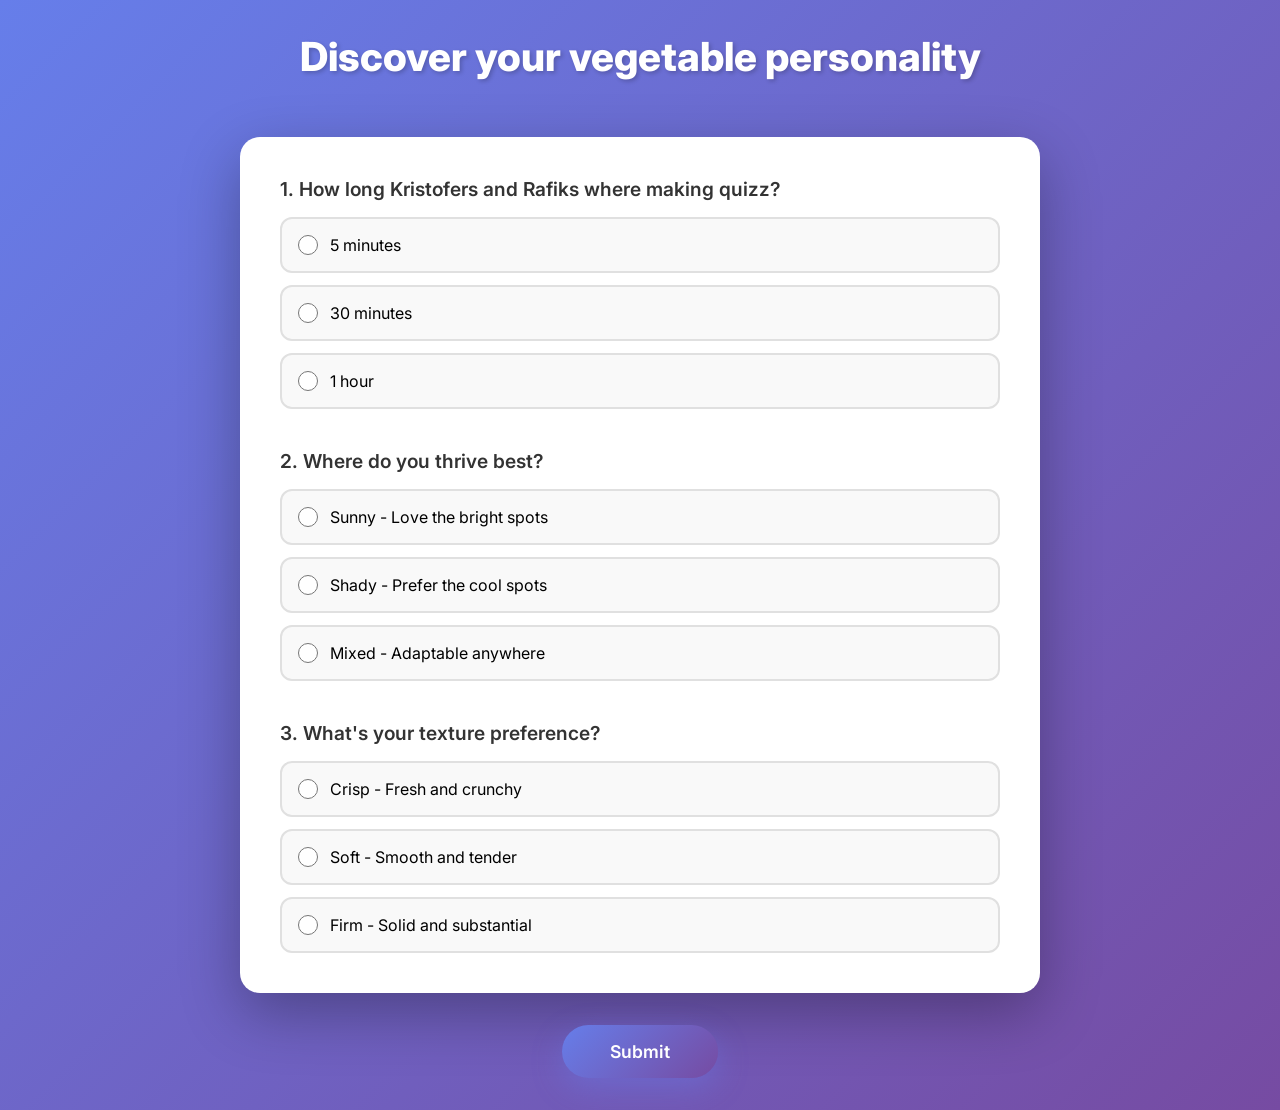
<file: Project 2/index.html>
<!DOCTYPE html>
<html lang="en">

<head>
    <meta charset="UTF-8" />
    <meta name="viewport" content="width=device-width, initial-scale=1.0" />
    <title>Quiz Me If You Can</title>
    <link rel="preconnect" href="https://fonts.googleapis.com" />
    <link href="https://fonts.googleapis.com/css2?family=Inter:wght@400;600;800&display=swap" rel="stylesheet" />
    <link rel="stylesheet" href="styles.css" />
    <script src="main.js" defer></script>
</head>

<body>
    <div class="page">
        <div class="header">
            <h1>Discover your vegetable personality</h1>
        </div>

        <div class="quiz-container">
            <form id="quiz_form">
                <div class="question">
                    <label class="question-label">1. How long Kristofers and Rafiks where making quizz?</label>
                    <div class="radio-group">
                        <label class="radio-option">
                            <input type="radio" name="q1" value="0" required />
                            <span>5 minutes</span>
                        </label>
                        <label class="radio-option">
                            <input type="radio" name="q1" value="0" required />
                            <span>30 minutes</span>
                        </label>
                        <label class="radio-option">
                            <input type="radio" name="q1" value="1" required />
                            <span>1 hour</span>
                        </label>
                    </div>
                </div>

                <div class="question">
                    <label class="question-label">2. Where do you thrive best?</label>
                    <div class="radio-group">
                        <label class="radio-option">
                            <input type="radio" name="q2" value="0" required />
                            <span>Sunny - Love the bright spots</span>
                        </label>
                        <label class="radio-option">
                            <input type="radio" name="q2" value="0" required />
                            <span>Shady - Prefer the cool spots</span>
                        </label>
                        <label class="radio-option">
                            <input type="radio" name="q2" value="1" required />
                            <span>Mixed - Adaptable anywhere</span>
                        </label>
                    </div>
                </div>

                <div class="question">
                    <label class="question-label">3. What's your texture preference?</label>
                    <div class="radio-group">
                        <label class="radio-option">
                            <input type="radio" name="q3" value="0" required />
                            <span>Crisp - Fresh and crunchy</span>
                        </label>
                        <label class="radio-option">
                            <input type="radio" name="q3" value="0" required />
                            <span>Soft - Smooth and tender</span>
                        </label>
                        <label class="radio-option">
                            <input type="radio" name="q3" value="1" required />
                            <span>Firm - Solid and substantial</span>
                        </label>
                    </div>
                </div>
            </form>
        </div>

        <div class="button-container">
            <button id="submit-btn" type="button">Submit</button>
        </div>

        <div class="output" id="result">
            <h2 id="result-text"></h2>
        </div>
    </div>
</body>

</html>
</file>
<file: Project 2/styles.css>
* {
    margin: 0;
    padding: 0;
    box-sizing: border-box;
}

body {
    font-family: 'Inter', sans-serif;
    background: linear-gradient(135deg, #667eea 0%, #764ba2 100%);
    min-height: 100vh;
    padding: 2rem;
    color: #333;
}

.page {
    display: flex;
    flex-direction: column;
    align-items: center;
    justify-content: center;
    max-width: 800px;
    margin: 0 auto;
    gap: 2rem;
}

/* Header styling */
.header {
    text-align: center;
    margin-bottom: 1rem;
}

.header h1 {
    font-size: 2.5rem;
    font-weight: 800;
    color: white;
    text-shadow: 2px 2px 4px rgba(0, 0, 0, 0.2);
    margin-bottom: 0.5rem;
}

/* Quiz container */
.quiz-container {
    background: white;
    border-radius: 20px;
    padding: 2.5rem;
    box-shadow: 0 20px 60px rgba(0, 0, 0, 0.3);
    width: 100%;
}

/* Question styling */
.question {
    margin-bottom: 2.5rem;
}

.question:last-of-type {
    margin-bottom: 0;
}

.question-label {
    display: block;
    font-size: 1.2rem;
    font-weight: 600;
    color: #333;
    margin-bottom: 1rem;
}

/* Radio group styling */
.radio-group {
    display: flex;
    flex-direction: column;
    gap: 0.75rem;
}

.radio-option {
    display: flex;
    align-items: center;
    padding: 1rem;
    border: 2px solid #e0e0e0;
    border-radius: 12px;
    cursor: pointer;
    transition: all 0.3s ease;
    background: #f9f9f9;
}

.radio-option:hover {
    background: #f0f0f0;
    border-color: #667eea;
    transform: translateX(5px);
}

.radio-option input[type="radio"] {
    margin-right: 0.75rem;
    width: 20px;
    height: 20px;
    cursor: pointer;
    accent-color: #667eea;
}

.radio-option input[type="radio"]:checked + span {
    font-weight: 600;
    color: #667eea;
}

.radio-option:has(input[type="radio"]:checked) {
    background: #e8eaf6;
    border-color: #667eea;
    box-shadow: 0 4px 12px rgba(102, 126, 234, 0.2);
}

.radio-option span {
    flex: 1;
    font-size: 1rem;
    color: black;
    transition: all 0.3s ease;
}

/* Button styling */
.button-container {
    width: 100%;
    display: flex;
    justify-content: center;
}

#submit-btn {
    background: linear-gradient(135deg, #667eea 0%, #764ba2 100%);
    color: white;
    border: none;
    padding: 1rem 3rem;
    font-size: 1.1rem;
    font-weight: 600;
    border-radius: 50px;
    cursor: pointer;
    box-shadow: 0 10px 30px rgba(102, 126, 234, 0.4);
    transition: all 0.3s ease;
    font-family: 'Inter', sans-serif;
}

#submit-btn:hover {
    transform: translateY(-2px);
    box-shadow: 0 15px 40px rgba(102, 126, 234, 0.5);
}

#submit-btn:active {
    transform: translateY(0);
    box-shadow: 0 5px 20px rgba(102, 126, 234, 0.3);
}

/* Output/Result styling */
.output {
    background: white;
    border-radius: 20px;
    padding: 2rem 3rem;
    box-shadow: 0 20px 60px rgba(0, 0, 0, 0.3);
    text-align: center;
    display: none;
    animation: fadeInUp 0.5s ease;
    width: 100%;
}

@keyframes fadeInUp {
    from {
        opacity: 0;
        transform: translateY(20px);
    }
    to {
        opacity: 1;
        transform: translateY(0);
    }
}

.output h2 {
    font-size: 2rem;
    font-weight: 800;
    color: #667eea;
    margin: 0;
}

/* Responsive design */
@media (max-width: 768px) {
    body {
        padding: 1rem;
    }
    
    .header h1 {
        font-size: 2rem;
    }
    
    .quiz-container {
        padding: 1.5rem;
    }
    
    .question-label {
        font-size: 1.1rem;
    }
    
    .output {
        padding: 1.5rem 2rem;
    }
    
    .output h2 {
        font-size: 1.5rem;
    }
}
</file>
